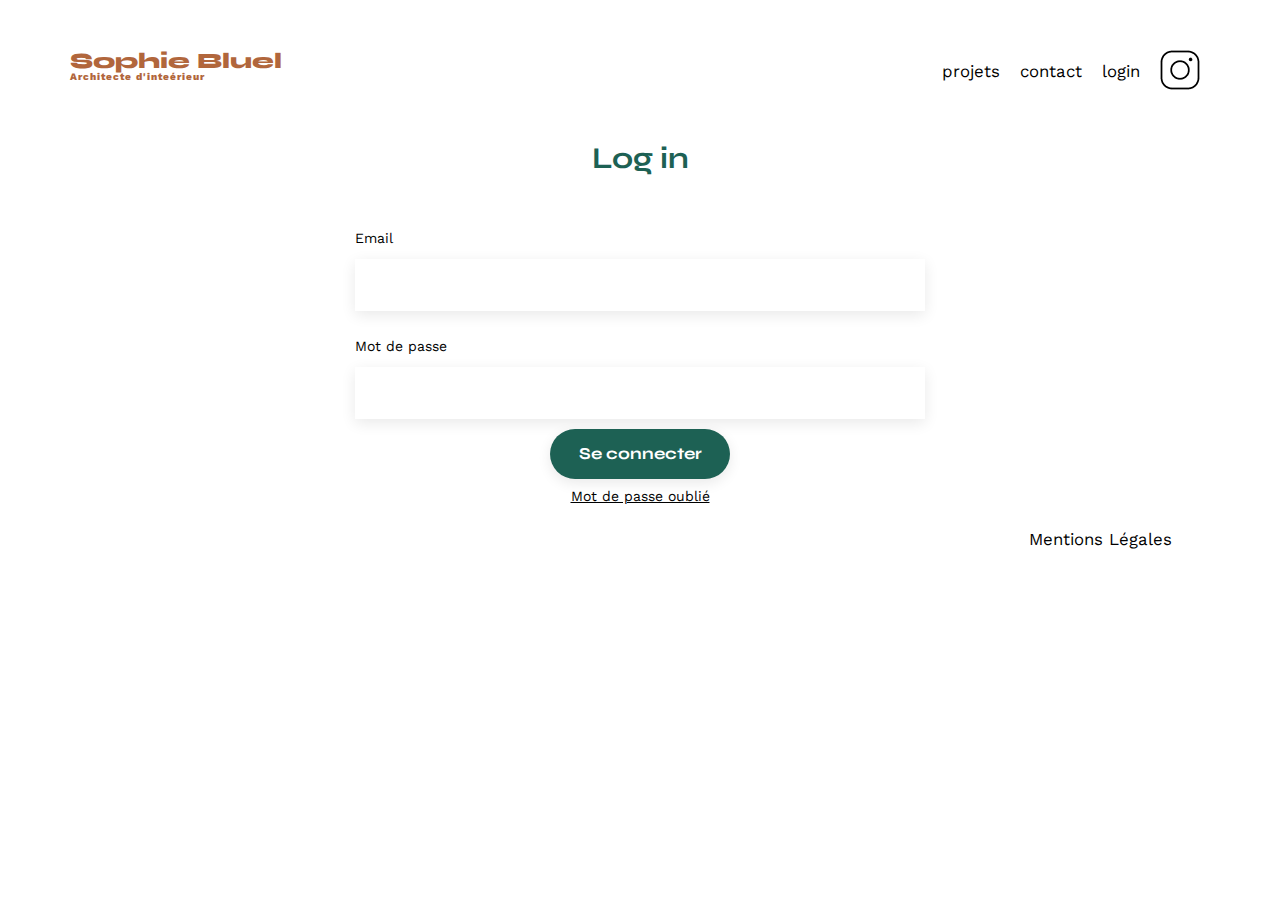
<file: FrontEnd/login.html>
<!DOCTYPE html>
<html lang="fr">
    <head>
        <meta charset="UTF-8">
        <title>Login</title>
        <meta name="viewport" content="width=device-width, initial-scale=1.0">
        <link rel="preconnect" href="https://fonts.googleapis.com">
        <link rel="preconnect" href="https://fonts.gstatic.com" crossorigin>
        <link href="https://fonts.googleapis.com/css2?family=Syne:wght@700;800&family=Work+Sans&display=swap" rel="stylesheet">
        <meta name="description" content="">
        <link rel="stylesheet" href="./assets/style.css">
    </head>
    <body>
        <header>
            <h1>Sophie Bluel <span>Architecte d'inteérieur</span></h1>
            <nav>
                <ul>
                    <li>projets</li>
                    <li>contact</li>
                    <li>login</li>
                    <li><img src="./assets/icons/instagram.png" alt="Instagram"></li>
                </ul>
            </nav>
        </header>

        <main>
            <section id="loginForm">
                <h2>Log in</h2>
                <p></p>
                <form action="#" method="post">
                    <label for="email">Email</label>
			        <input type="email" name="email" id="email">
			        <label for="password">Mot de passe</label>
			        <input type="password" name="password" id="password">
			        <input type="submit" id="submit" value="Se connecter">
                </form>
                <a href="#">Mot de passe oublié</a>
            </section>
        </main>

        <footer>
            <nav>
                <ul>
                    <li>Mentions Légales</li>
                </ul>
            </nav>
        </footer>
        <script src="./assets/login.js"></script>
    </body>
</html>
</file>
<file: FrontEnd/assets/style.css>
/* http://meyerweb.com/eric/tools/css/reset/
   v2.0 | 20110126
   License: none (public domain)
*/

html, body, div, span, applet, object, iframe,
h1, h2, h3, h4, h5, h6, p, blockquote, pre,
a, abbr, acronym, address, big, cite, code,
del, dfn, em, img, ins, kbd, q, s, samp,
small, strike, strong, sub, sup, tt, var,
b, u, i, center,
dl, dt, dd, ol, ul, li,
fieldset, form, label, legend,
table, caption, tbody, tfoot, thead, tr, th, td,
article, aside, canvas, details, embed,
figure, figcaption, footer, header, hgroup,
menu, nav, output, ruby, section, summary,
time, mark, audio, video {
	margin: 0;
	padding: 0;
	border: 0;
	font-size: 100%;
	font-size: inherit;
	vertical-align: baseline;
}
.fa-pen-to-square{
	padding: 8px;
}
.barNoir{
	width: 100vw;
    margin-left: calc(50% - 50vw);
    display: none;
    justify-content: center;
    align-items: center;
    padding: 10px 0px;
    background: black;
	color: white;
	height: 30px;
}
/* HTML5 display-role reset for older browsers */
article, aside, details, figcaption, figure,
footer, header, hgroup, menu, nav, section {
	display: block;
}

ol, ul {
	list-style: none;
}
blockquote, q {
	quotes: none;
}
blockquote:before, blockquote:after,
q:before, q:after {
	content: '';
	content: none;
}
table {
	border-collapse: collapse;
	border-spacing: 0;
}
/** end reset css**/
body {
	max-width: 1140px;
	margin:auto;
	font-family: 'Work Sans' ;
	font-size: 14px;
	line-height: 1;
}
header {
	display: flex;
	justify-content: space-between;
	margin: 50px 0
}
section {
	margin: 50px 0
}

h1{
	display: flex;
	flex-direction: column;
	font-family: 'Syne';
	font-size: 22px;
	font-weight: 800;
	color: #B1663C
}

h1 > span {
	font-family: 'Work Sans';
	font-size:10px;
	letter-spacing: 0.1em;
}

h2{
	font-family: 'Syne';
	font-weight: 700;
	font-size: 30px;
	color: #1D6154
}
nav ul {
	display: flex;
	align-items: center;
	list-style-type: none;

}
nav li {
	padding: 0 10px;
	font-size: 1.2em;
}

li:hover {
	color: #B1663C;
}

nav li a {
    text-decoration: none;
	color: #1b1a1a;
}
nav li a:hover {
	color: #B1663C;
}

#introduction {
	display: flex;
	align-items: center;
}
#introduction figure {
	flex: 1
}
#introduction img {
	display: block;
	margin: auto;
	width: 80%;
}

#introduction article {
	flex: 1
}
#introduction h2 {
	margin-bottom: 1em;
}

#introduction p {
	margin-bottom: 0.5em;
}
#portfolio h2 {
	text-align: center;
	margin-bottom: 1em;
}
.gallery {
	width: 100%;
	display: grid;
	grid-template-columns: 1fr 1fr 1fr;
	grid-column-gap: 20px;
	grid-row-gap: 20px;
}

.gallery img {
	width: 100%;

}
#contact {
	width: 50%;
margin: auto;
}
#contact > * {
	text-align: center;

}
#contact h2{
	margin-bottom: 20px;
}
#contact form {
	text-align: left;
	margin-top:30px;
	display: flex;
	flex-direction: column;
}

#contact input {
	height: 50px;
	font-size: 1.2em;
	border: none;
	box-shadow: 0px 4px 14px rgba(0, 0, 0, 0.09);
}
#contact label {
	margin: 2em 0 1em 0;
}
#contact textarea {
	border: none;
	box-shadow: 0px 4px 14px rgba(0, 0, 0, 0.09);
}

input[type="submit"]{
	font-family: 'Syne';
	font-weight: 700;
	color: white;
	background-color: #1D6154;
	margin : 10px auto ;
	width: 180px;
	text-align: center;
	border-radius: 60px ;
}

footer nav ul {
	display: flex;
	justify-content: flex-end;
	margin: 2em
}

/* login html */

#loginForm {
    width: 50%;
    margin: auto;
    text-align: center;
}

#loginForm form {
    text-align: left;
    margin-top: 30px;
    display: flex;
    flex-direction: column;
}
#loginForm label {
    margin: 2em 0 1em 0;
}
#loginForm input {
    height: 50px;
    font-size: 1.2em;
    border: none;
    box-shadow: 0px 4px 14px rgba(0, 0, 0, 0.09);
}
#loginForm a {
    color: black;
}

#loginForm  p{
	
	color: red;
}
.errorLog{
	border: 1px solid red;
}

/* les filter */

#categories {
    display: flex;
    justify-content: center;
}

#categories button {
    font-size: 16px;
    font-family: "Syne";
    margin: 20px 5px 50px;
    padding: 10px;
    cursor: pointer;
    border: #1D6154 1px solid;
    border-radius: 25px;
    -webkit-border-radius: 25px;
	background-color: white;
}

#categories button:focus {
	color: #ffff;
	background-color: #1D6154;
}

.hidden {
    display: none;
}

#edit-works {
	display: none;
	flex-direction: row;
	justify-content: center;
	align-items: center;
	gap: 0px;
	cursor: pointer;
  }
  
  #edit-works span {
	color: black;
	font-size: 14px;
	font-family: "Work Sans";
	font-weight: 400;
  }
  
  #edit-works i {
	font-size: 15px;
  }

  .modifBtn{
	display: flex;
	justify-content: center;
	align-items: center;
	flex-direction: row;
}

/*********** Modal ***********/

/* Admin mode */
.topMenu {
	background-color: #000000;
	width: 100%;
	margin:0;
	color: #FFFFFF;
	display: flex;
	justify-content: center;
	align-items: baseline;
	gap: 2em;
	padding: 10px;
	font-family: 'Work Sans' ;
	font-size: 16px;
}
.topMenu i, .editBtn i {
	margin-right: 0.5em;
}

.topMenu button {
	padding: 11px 23px;
	background-color: #FFFFFF;
	color: #000000;
	font-size: 14px;
	font-weight: 600;
	border-radius: 60px;
	width: auto;
	margin: 0;
	font-family: "Work Sans";
}
.editBtn {
	padding: 15px 0;
}
.editBtn:hover {
	cursor: pointer;
}

#introduction figure .editBtn {
	margin-left: 4em;
}

#portfolio .editBtn {
 	position: absolute;
	top: 0.6em;
	padding: 0;
	left: 60%;
}

/* modal */

/* Modal */
.modal {
	display: none;
	align-items: center;
	justify-content: center;
	position: fixed;
	width: 100%;
	height: 100%;
	top: 0;
	left: 0;
	background: rgba(0, 0, 0, 0.3);
	z-index: 1;
}

.modals{
	display: none;
	align-items: center;
	justify-content: center;
	position: fixed;
	width: 100%;
	height: 100%;
	top: 0;
	left: 0;
	background: rgba(0, 0, 0, 0.3);
	z-index: 1;
}

.fa-image {
	color: rgb(185, 197, 204);
    font-size: 5em;
    padding-bottom: 1px;
	padding-top: 15px;
}
.fa-regular, .far {
    font-weight: 400;
}

#title {
	height: 40px;
    width: 96%;
    margin: 10px 0px 10px;
    padding-left: 15px;
    border: none;
    box-shadow: rgba(0, 0, 0, 0.1) 0px 4px 12px;
	margin-bottom: 9px;
}



#selectCategory{
	height: 40px;
    width: 100%;
    margin: 10px 0px 10px;
    padding-left: 15px;
    border: none;
    box-shadow: rgba(1, 0, 0, 0.1) 0px 4px 12px;
	margin-bottom: 9px;
}
.modalWrappers {
	display: flex;
	flex-direction: column;
	padding: 5px 35px;
	border-radius: 10px;
	background-color: #FFFFFF;
	margin: auto;
	overflow: auto;
	width: 350px;
	position: relative;
	z-index: 2;
    align-items: center; 
}
#addPictures {
	display: flex;
}
#addPictures .modalHeader {
	justify-content: space-between; 
}

.modalWrapper {
	display: flex;
	flex-direction: column;
	padding: 5px 35px;
	border-radius: 10px;
	background-color: #FFFFFF;
	margin: auto;
	overflow: auto;
	position: relative;
	z-index: 2;
}

#valider {
    font-family: 'Syne';
    font-weight: 700;
    color: white;
    background-color: #6f717099;
    padding: 10px 25px 10px 25px;
    width: 230px;
    border-width: 0px;
    text-align: center;
    border-radius: 60px;
    margin-top: 12px;
    cursor: pointer;
}

.modalHeader {
	display: flex;
	flex-direction: row;
	width: 100%;
	margin-top: 5px;
}
#editGallery .modalHeader {
	justify-content: flex-end;
}

.fa-xmark {
    position: absolute;
    top:10px;
    right:10px;
	cursor: pointer;
}
.modalTitle {
	font-size: 26px;
    margin-bottom: 20px;
    margin-top: 20px;
}

.modalContent img{
	height: 105px;
    margin-top: 10px;
}
.modalContent {
	display: grid;
	width: 100%;
	border-bottom: 1px solid #B3B3B3;
	grid-template-columns: 1fr 1fr 1fr 1fr 1fr;
	grid-auto-rows: 1fr;
	grid-column-gap: 8px;
	grid-row-gap: 10px;
	padding-bottom: 35px;
}

.fa-trash-can {
	color: rgb(255, 255, 255);
    padding: 4px;
    background-color: black;
    border-radius: 2px;
    position: absolute;
    translate: 260% 80%;
    cursor: pointer;
	
}

#addPictureBtn {
	width: auto;
	padding: 5px 5px;
	font-family: 'Syne';
	font-weight: 700;
	color: white;
	background-color: #1D6154;
	margin : 1em auto ;
	width: 180px;
	text-align: center;
	border-radius: 60px 
}
#deleteGallery {
	color: #D65353;
}
.miniWork figcaption {
	font-size: 12px;
}
.miniWork {
	position: relative;
}
.miniWork i {
	display: block;
	box-sizing: border-box;
	background-color: #000000;
	color: #FFFFFF;
	font-size: 0.7em;
	padding: 4px 5px;
	border-radius: 2px;
	position: absolute;
	top: 0.4em;
	right: 0.4em;	
}
#addPicture {
	display: none;
}
#addPicture .modalHeader {
	justify-content: space-between; 
}

#addPictureForm {
	display: flex;
	flex-direction: column;
	width: 100%;
	gap: 10px;
}
#labelPhoto {
	display: flex;
	flex-direction: column;
	align-items: center;
	height: 180px;
	background-color: #E8F1F6;
	border-radius: 3px;
	margin-bottom: 10px;
	text-align: center;
	width: 100%;
	position: relative;
	box-sizing: border-box;
}
#labelPhoto p {
	font-size: 10px;
	font-weight: 400;
}

#labelPhoto input {
	display: none;
}
#labelPhoto img {
	display: none;
	max-width: 100%;
	height: 100%;
}


#picture {
	margin-bottom: 27px;
	width: 5.1em;
}

#picturePreview img {
	height: 100%;
	width: 31%;
	object-fit: cover;
}
#browsePictures  {
	font-family: 'Work Sans';
	font-size: 1em;
	font-weight: 600;
	color: #3D3D3D;
	width: fit-content;
	color: #306685;
	background-color: #CBD6DC;
	border: none;
	padding: 10px 15px;
	margin-bottom: 10px;
	border-radius: 10px;
	display: inline-block;
	cursor: pointer;
}
.barForm{
	display: flex;
    flex-wrap: wrap;
    width: 70%;
	margin-bottom: 10px;
    padding-bottom: 15px;
    border-bottom: 1px solid rgb(179, 179, 179);
}

select {
	background-repeat: no-repeat;
	background-position: center right;
	background-origin: content-box;
	padding-right: 20px;
	background-color: #FFFFFF;
}
option {
	appearance: none;
	-moz-appearance: none;
	-webkit-appearance: none;
}
#photo {
	width: 0.1px;
	height: 0.1px;
	opacity: 0;
	overflow: hidden;
	position: absolute;
	z-index: -1;
}
</file>
